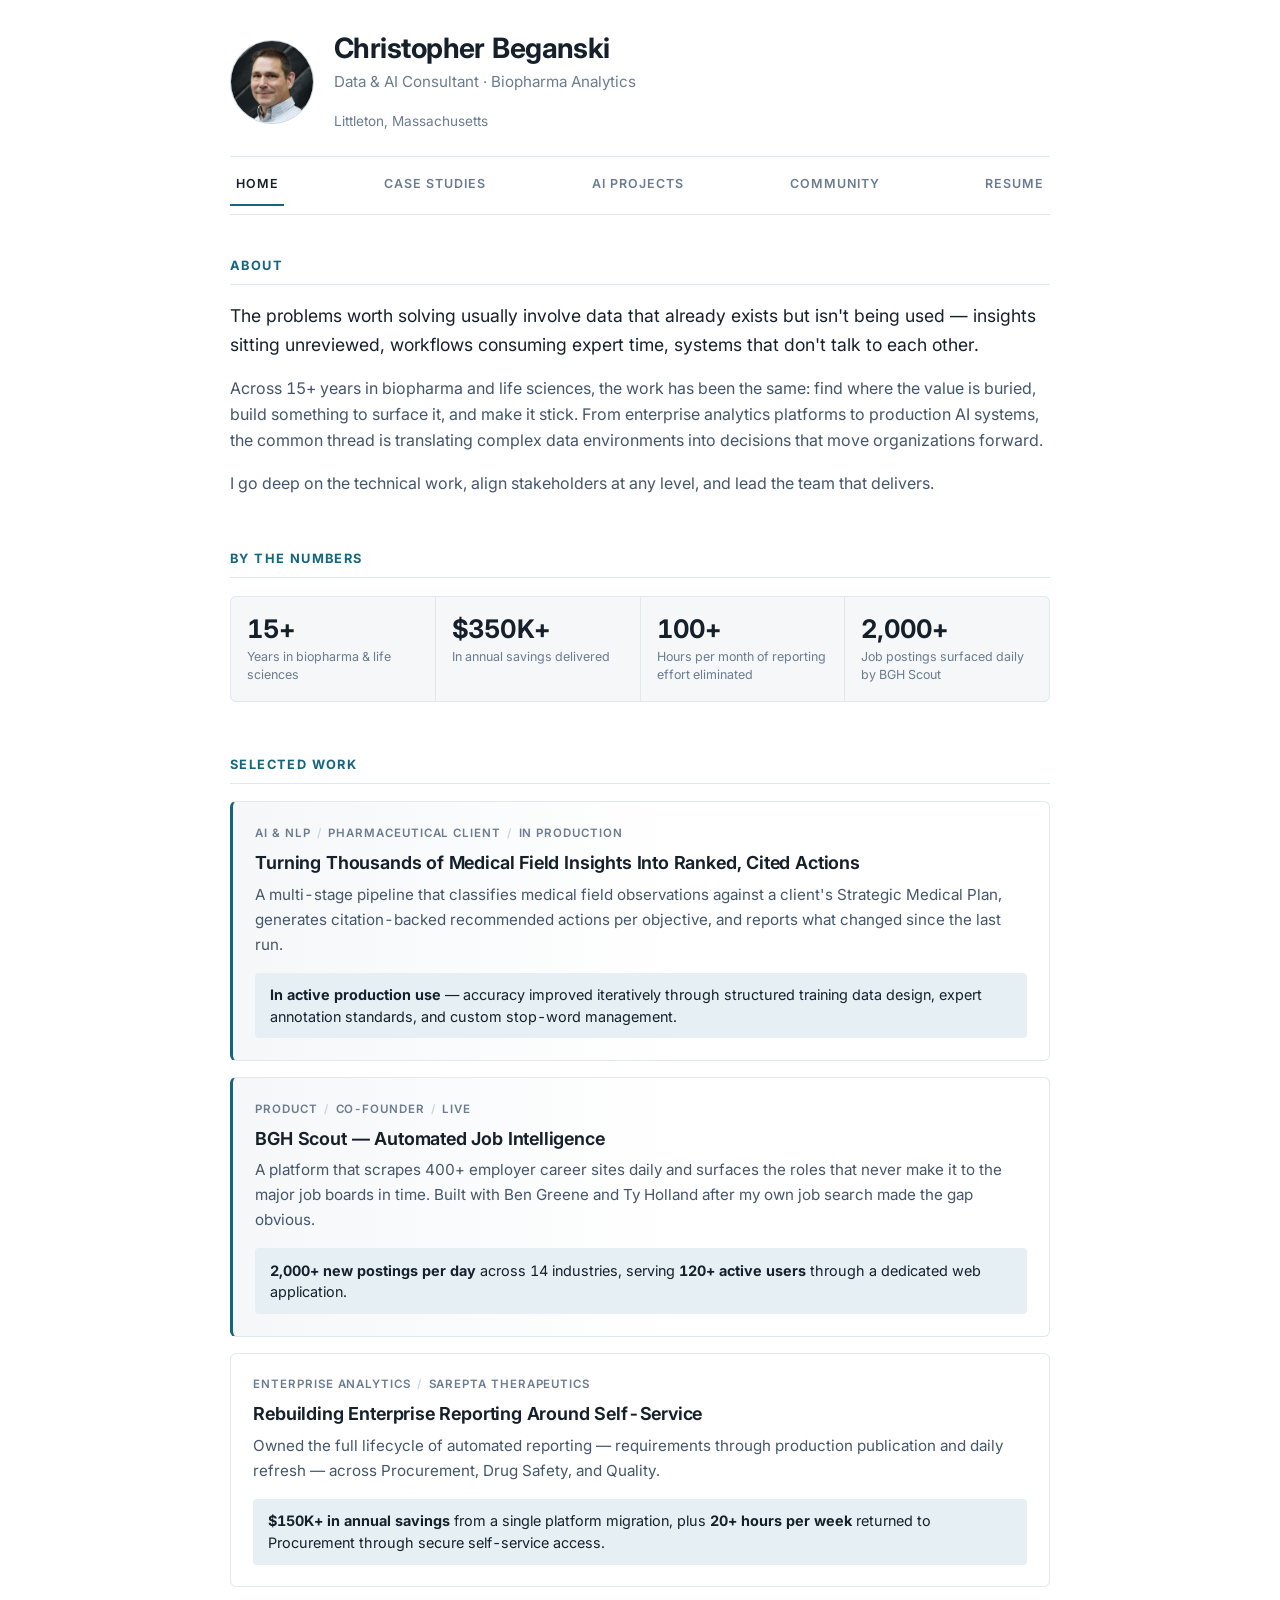
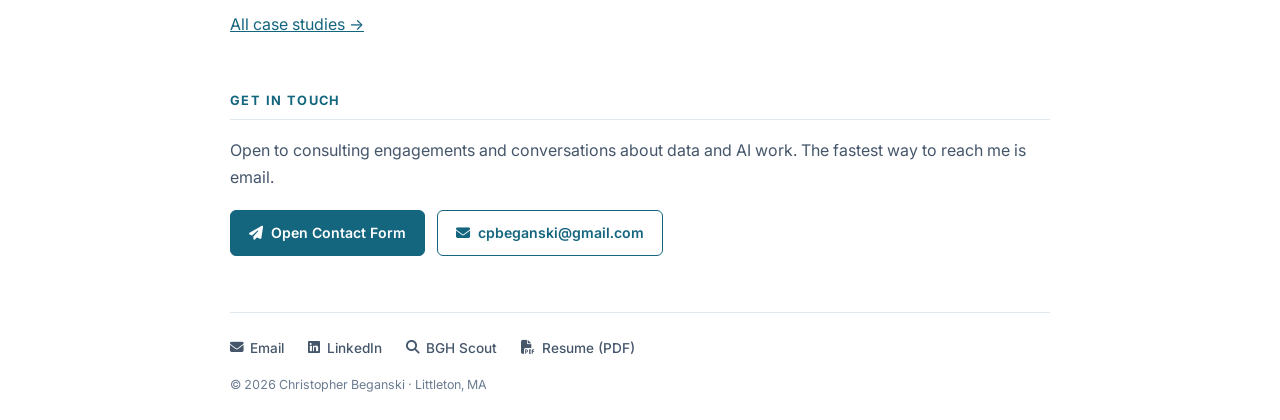
<file: index.html>
<!DOCTYPE html>
<html lang="en">
<head>
    <meta charset="UTF-8">
    <meta name="viewport" content="width=device-width, initial-scale=1.0">
    <meta name="referrer" content="strict-origin-when-cross-origin">
    <title>Christopher Beganski | Data &amp; AI Consultant</title>
    <meta name="description" content="Data and AI consultant with 15+ years in biopharma and life sciences. NLP/LLM systems, enterprise analytics, and the data platforms behind them.">

    <link rel="preconnect" href="https://fonts.googleapis.com">
    <link rel="preconnect" href="https://fonts.gstatic.com" crossorigin>
    <link href="https://fonts.googleapis.com/css2?family=Inter:wght@400;500;600;700&display=swap" rel="stylesheet">
    <link rel="stylesheet" href="https://cdnjs.cloudflare.com/ajax/libs/font-awesome/6.5.1/css/all.min.css">
    <link rel="stylesheet" href="styles.css">

    <link rel="icon" href="data:image/svg+xml,<svg xmlns='http://www.w3.org/2000/svg' viewBox='0 0 100 100'><rect width='100' height='100' rx='16' fill='%2314657E'/><text x='50%25' y='63%25' font-family='Helvetica,Arial,sans-serif' font-weight='700' font-size='46' fill='%23FFFFFF' text-anchor='middle'>CB</text></svg>">

    <meta property="og:type" content="website">
    <meta property="og:title" content="Christopher Beganski | Data &amp; AI Consultant">
    <meta property="og:description" content="Data and AI consultant with 15+ years in biopharma and life sciences. NLP/LLM systems, enterprise analytics, and the data platforms behind them.">
    <meta property="og:image" content="headshot.jpg">
    <meta name="twitter:card" content="summary">
</head>
<body>
<div class="container">

    <header>
        <div class="header-content">
            <a href="index.html"><img src="headshot.jpg" alt="Christopher Beganski" class="profile-img"></a>
            <div class="header-text">
                <h1>Christopher Beganski</h1>
                <p class="subtitle">Data &amp; AI Consultant · Biopharma Analytics</p>
                <p class="location">Littleton, Massachusetts</p>
            </div>
        </div>
    </header>

    <nav class="work-nav">
        <a href="index.html" class="active">Home</a>
        <a href="case-studies.html">Case Studies</a>
        <a href="ai-projects.html">AI Projects</a>
        <a href="community.html">Community</a>
        <a href="Beganski_Christopher_Resume.pdf" target="_blank" rel="noopener noreferrer">Resume</a>
    </nav>

    <section id="about">
        <h2>About</h2>
        <p class="lede">The problems worth solving usually involve data that already exists but isn't being used — insights sitting unreviewed, workflows consuming expert time, systems that don't talk to each other.</p>
        <p>Across 15+ years in biopharma and life sciences, the work has been the same: find where the value is buried, build something to surface it, and make it stick. From enterprise analytics platforms to production AI systems, the common thread is translating complex data environments into decisions that move organizations forward.</p>
        <p>I go deep on the technical work, align stakeholders at any level, and lead the team that delivers.</p>
    </section>

    <section id="numbers">
        <h2>By the Numbers</h2>
        <div class="stats">
            <div class="stat">
                <span class="figure">15+</span>
                <span class="label">Years in biopharma &amp; life sciences</span>
            </div>
            <div class="stat">
                <span class="figure">$350K+</span>
                <span class="label">In annual savings delivered</span>
            </div>
            <div class="stat">
                <span class="figure">100+</span>
                <span class="label">Hours per month of reporting effort eliminated</span>
            </div>
            <div class="stat">
                <span class="figure">2,000+</span>
                <span class="label">Job postings surfaced daily by BGH Scout</span>
            </div>
        </div>
    </section>

    <section id="selected">
        <h2>Selected Work</h2>

        <div class="card featured">
            <div class="card-meta">
                <span>AI &amp; NLP</span><span class="sep">/</span><span>Pharmaceutical client</span><span class="sep">/</span><span>In production</span>
            </div>
            <h3><a href="case-studies.html#medical-insights">Turning Thousands of Medical Field Insights Into Ranked, Cited Actions</a></h3>
            <p>A multi-stage pipeline that classifies medical field observations against a client's Strategic Medical Plan, generates citation-backed recommended actions per objective, and reports what changed since the last run.</p>
            <div class="outcome"><strong>In active production use</strong> — accuracy improved iteratively through structured training data design, expert annotation standards, and custom stop-word management.</div>
        </div>

        <div class="card featured">
            <div class="card-meta">
                <span>Product</span><span class="sep">/</span><span>Co-founder</span><span class="sep">/</span><span>Live</span>
            </div>
            <h3><a href="ai-projects.html#bgh-scout">BGH Scout — Automated Job Intelligence</a></h3>
            <p>A platform that scrapes 400+ employer career sites daily and surfaces the roles that never make it to the major job boards in time. Built with Ben Greene and Ty Holland after my own job search made the gap obvious.</p>
            <div class="outcome"><strong>2,000+ new postings per day</strong> across 14 industries, serving <strong>120+ active users</strong> through a dedicated web application.</div>
        </div>

        <div class="card">
            <div class="card-meta">
                <span>Enterprise analytics</span><span class="sep">/</span><span>Sarepta Therapeutics</span>
            </div>
            <h3><a href="case-studies.html#reporting-platform">Rebuilding Enterprise Reporting Around Self-Service</a></h3>
            <p>Owned the full lifecycle of automated reporting — requirements through production publication and daily refresh — across Procurement, Drug Safety, and Quality.</p>
            <div class="outcome"><strong>$150K+ in annual savings</strong> from a single platform migration, plus <strong>20+ hours per week</strong> returned to Procurement through secure self-service access.</div>
        </div>

        <p style="margin-top:1.5rem;"><a href="case-studies.html">All case studies →</a></p>
    </section>

    <section id="contact">
        <h2>Get in Touch</h2>
        <p>Open to consulting engagements and conversations about data and AI work. The fastest way to reach me is email.</p>
        <div class="btn-row" style="margin-top:1.25rem;">
            <a href="contact.html" class="btn"><i class="fa-solid fa-paper-plane"></i> Open Contact Form</a>
            <a href="mailto:cpbeganski@gmail.com" class="btn btn-outline"><i class="fa-solid fa-envelope"></i> cpbeganski@gmail.com</a>
        </div>
    </section>

    <footer>
        <div class="links">
            <a href="mailto:cpbeganski@gmail.com"><i class="fa-solid fa-envelope"></i> Email</a>
            <a href="https://www.linkedin.com/in/chris-beganski/" target="_blank" rel="noopener noreferrer"><i class="fa-brands fa-linkedin"></i> LinkedIn</a>
            <a href="https://www.bghscout.com" target="_blank" rel="noopener noreferrer"><i class="fa-solid fa-magnifying-glass"></i> BGH Scout</a>
            <a href="Beganski_Christopher_Resume.pdf" target="_blank" rel="noopener noreferrer"><i class="fa-solid fa-file-pdf"></i> Resume (PDF)</a>
        </div>
        <p class="colophon">&copy; 2026 Christopher Beganski · Littleton, MA</p>
    </footer>

</div>
</body>
</html>
</file>
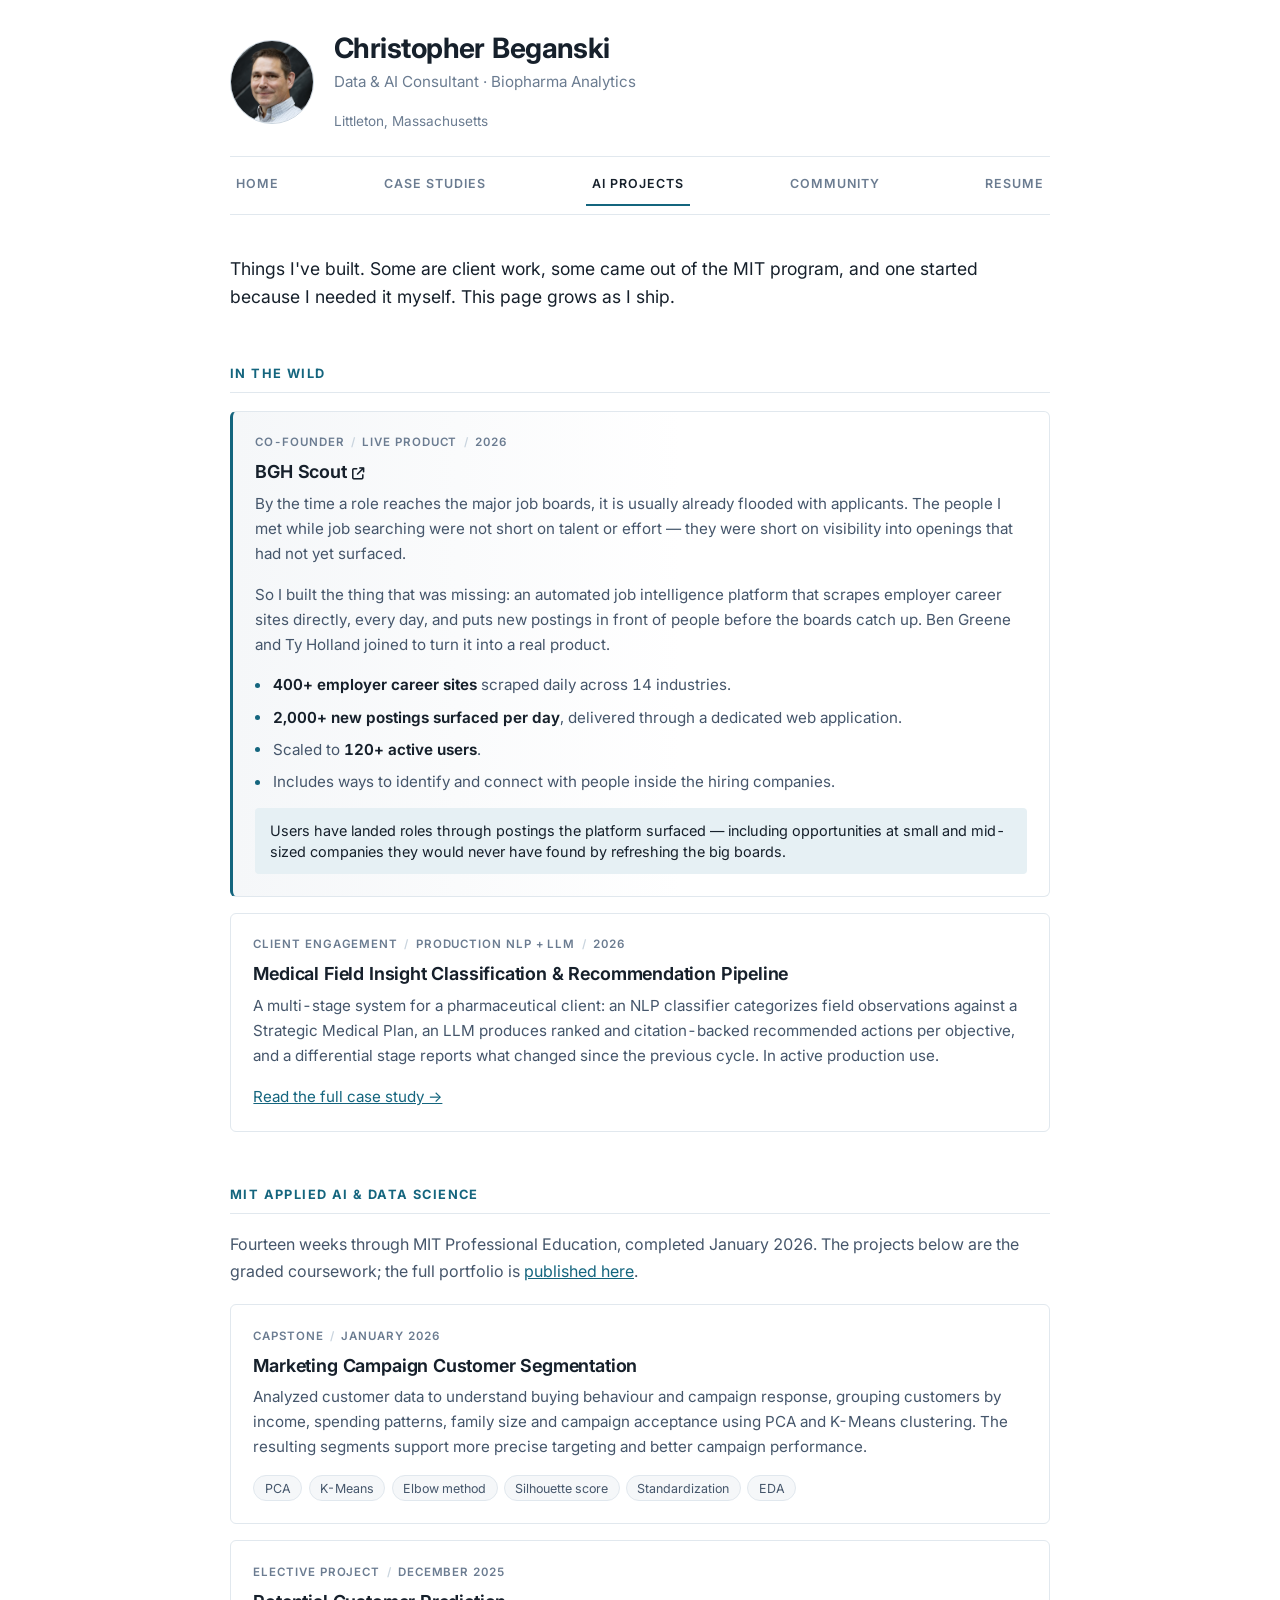
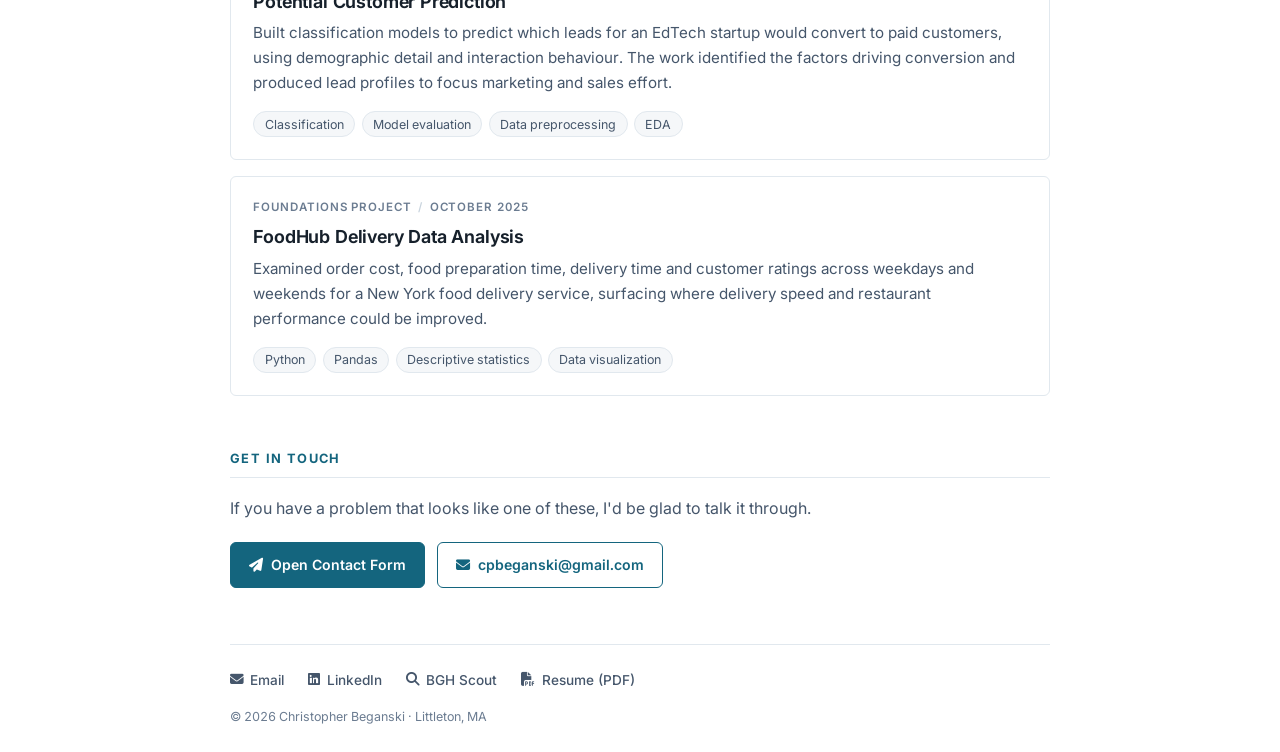
<file: ai-projects.html>
<!DOCTYPE html>
<html lang="en">
<head>
    <meta charset="UTF-8">
    <meta name="viewport" content="width=device-width, initial-scale=1.0">
    <meta name="referrer" content="strict-origin-when-cross-origin">
    <title>AI Projects | Christopher Beganski</title>
    <meta name="description" content="AI and data science projects — BGH Scout job intelligence platform, MIT Applied AI capstone work, and applied machine learning projects.">

    <link rel="preconnect" href="https://fonts.googleapis.com">
    <link rel="preconnect" href="https://fonts.gstatic.com" crossorigin>
    <link href="https://fonts.googleapis.com/css2?family=Inter:wght@400;500;600;700&display=swap" rel="stylesheet">
    <link rel="stylesheet" href="https://cdnjs.cloudflare.com/ajax/libs/font-awesome/6.5.1/css/all.min.css">
    <link rel="stylesheet" href="styles.css">

    <link rel="icon" href="data:image/svg+xml,<svg xmlns='http://www.w3.org/2000/svg' viewBox='0 0 100 100'><rect width='100' height='100' rx='16' fill='%2314657E'/><text x='50%25' y='63%25' font-family='Helvetica,Arial,sans-serif' font-weight='700' font-size='46' fill='%23FFFFFF' text-anchor='middle'>CB</text></svg>">
</head>
<body>
<div class="container">

    <header>
        <div class="header-content">
            <a href="index.html"><img src="headshot.jpg" alt="Christopher Beganski" class="profile-img"></a>
            <div class="header-text">
                <h1>Christopher Beganski</h1>
                <p class="subtitle">Data &amp; AI Consultant · Biopharma Analytics</p>
                <p class="location">Littleton, Massachusetts</p>
            </div>
        </div>
    </header>

    <nav class="work-nav">
        <a href="index.html">Home</a>
        <a href="case-studies.html">Case Studies</a>
        <a href="ai-projects.html" class="active">AI Projects</a>
        <a href="community.html">Community</a>
        <a href="Beganski_Christopher_Resume.pdf" target="_blank" rel="noopener noreferrer">Resume</a>
    </nav>

    <section>
        <p class="lede">Things I've built. Some are client work, some came out of the MIT program, and one started because I needed it myself. This page grows as I ship.</p>
    </section>

    <!-- ============================ Shipped ============================= -->
    <section id="shipped">
        <h2>In the Wild</h2>

        <div class="card featured" id="bgh-scout">
            <div class="card-meta">
                <span>Co-founder</span><span class="sep">/</span><span>Live product</span><span class="sep">/</span><span>2026</span>
            </div>
            <h3><a href="https://www.bghscout.com" target="_blank" rel="noopener noreferrer">BGH Scout <i class="fa-solid fa-arrow-up-right-from-square" style="font-size:0.7em;"></i></a></h3>
            <p>By the time a role reaches the major job boards, it is usually already flooded with applicants. The people I met while job searching were not short on talent or effort — they were short on visibility into openings that had not yet surfaced.</p>
            <p>So I built the thing that was missing: an automated job intelligence platform that scrapes employer career sites directly, every day, and puts new postings in front of people before the boards catch up. Ben Greene and Ty Holland joined to turn it into a real product.</p>
            <ul class="detail">
                <li><strong>400+ employer career sites</strong> scraped daily across 14 industries.</li>
                <li><strong>2,000+ new postings surfaced per day</strong>, delivered through a dedicated web application.</li>
                <li>Scaled to <strong>120+ active users</strong>.</li>
                <li>Includes ways to identify and connect with people inside the hiring companies.</li>
            </ul>
            <div class="outcome">Users have landed roles through postings the platform surfaced — including opportunities at small and mid-sized companies they would never have found by refreshing the big boards.</div>
        </div>

        <div class="card" id="medical-insights-ref">
            <div class="card-meta">
                <span>Client engagement</span><span class="sep">/</span><span>Production NLP + LLM</span><span class="sep">/</span><span>2026</span>
            </div>
            <h3>Medical Field Insight Classification &amp; Recommendation Pipeline</h3>
            <p>A multi-stage system for a pharmaceutical client: an NLP classifier categorizes field observations against a Strategic Medical Plan, an LLM produces ranked and citation-backed recommended actions per objective, and a differential stage reports what changed since the previous cycle. In active production use.</p>
            <p><a href="case-studies.html#medical-insights">Read the full case study →</a></p>
        </div>
    </section>

    <!-- ======================= MIT program work ========================= -->
    <section id="mit">
        <h2>MIT Applied AI &amp; Data Science</h2>
        <p style="margin-bottom:1.25rem;">Fourteen weeks through MIT Professional Education, completed January 2026. The projects below are the graded coursework; the full portfolio is <a href="https://www.mygreatlearning.com/eportfolio/christopher-beganski" target="_blank" rel="noopener noreferrer">published here</a>.</p>

        <div class="card">
            <div class="card-meta">
                <span>Capstone</span><span class="sep">/</span><span>January 2026</span>
            </div>
            <h3>Marketing Campaign Customer Segmentation</h3>
            <p>Analyzed customer data to understand buying behaviour and campaign response, grouping customers by income, spending patterns, family size and campaign acceptance using PCA and K-Means clustering. The resulting segments support more precise targeting and better campaign performance.</p>
            <div class="tags" style="margin-top:0.9rem;">
                <span>PCA</span><span>K-Means</span><span>Elbow method</span><span>Silhouette score</span><span>Standardization</span><span>EDA</span>
            </div>
        </div>

        <div class="card">
            <div class="card-meta">
                <span>Elective project</span><span class="sep">/</span><span>December 2025</span>
            </div>
            <h3>Potential Customer Prediction</h3>
            <p>Built classification models to predict which leads for an EdTech startup would convert to paid customers, using demographic detail and interaction behaviour. The work identified the factors driving conversion and produced lead profiles to focus marketing and sales effort.</p>
            <div class="tags" style="margin-top:0.9rem;">
                <span>Classification</span><span>Model evaluation</span><span>Data preprocessing</span><span>EDA</span>
            </div>
        </div>

        <div class="card">
            <div class="card-meta">
                <span>Foundations project</span><span class="sep">/</span><span>October 2025</span>
            </div>
            <h3>FoodHub Delivery Data Analysis</h3>
            <p>Examined order cost, food preparation time, delivery time and customer ratings across weekdays and weekends for a New York food delivery service, surfacing where delivery speed and restaurant performance could be improved.</p>
            <div class="tags" style="margin-top:0.9rem;">
                <span>Python</span><span>Pandas</span><span>Descriptive statistics</span><span>Data visualization</span>
            </div>
        </div>
    </section>

    <section id="cta">
        <h2>Get in Touch</h2>
        <p>If you have a problem that looks like one of these, I'd be glad to talk it through.</p>
        <div class="btn-row" style="margin-top:1.25rem;">
            <a href="contact.html" class="btn"><i class="fa-solid fa-paper-plane"></i> Open Contact Form</a>
            <a href="mailto:cpbeganski@gmail.com" class="btn btn-outline"><i class="fa-solid fa-envelope"></i> cpbeganski@gmail.com</a>
        </div>
    </section>

    <footer>
        <div class="links">
            <a href="mailto:cpbeganski@gmail.com"><i class="fa-solid fa-envelope"></i> Email</a>
            <a href="https://www.linkedin.com/in/chris-beganski/" target="_blank" rel="noopener noreferrer"><i class="fa-brands fa-linkedin"></i> LinkedIn</a>
            <a href="https://www.bghscout.com" target="_blank" rel="noopener noreferrer"><i class="fa-solid fa-magnifying-glass"></i> BGH Scout</a>
            <a href="Beganski_Christopher_Resume.pdf" target="_blank" rel="noopener noreferrer"><i class="fa-solid fa-file-pdf"></i> Resume (PDF)</a>
        </div>
        <p class="colophon">&copy; 2026 Christopher Beganski · Littleton, MA</p>
    </footer>

</div>
</body>
</html>
</file>
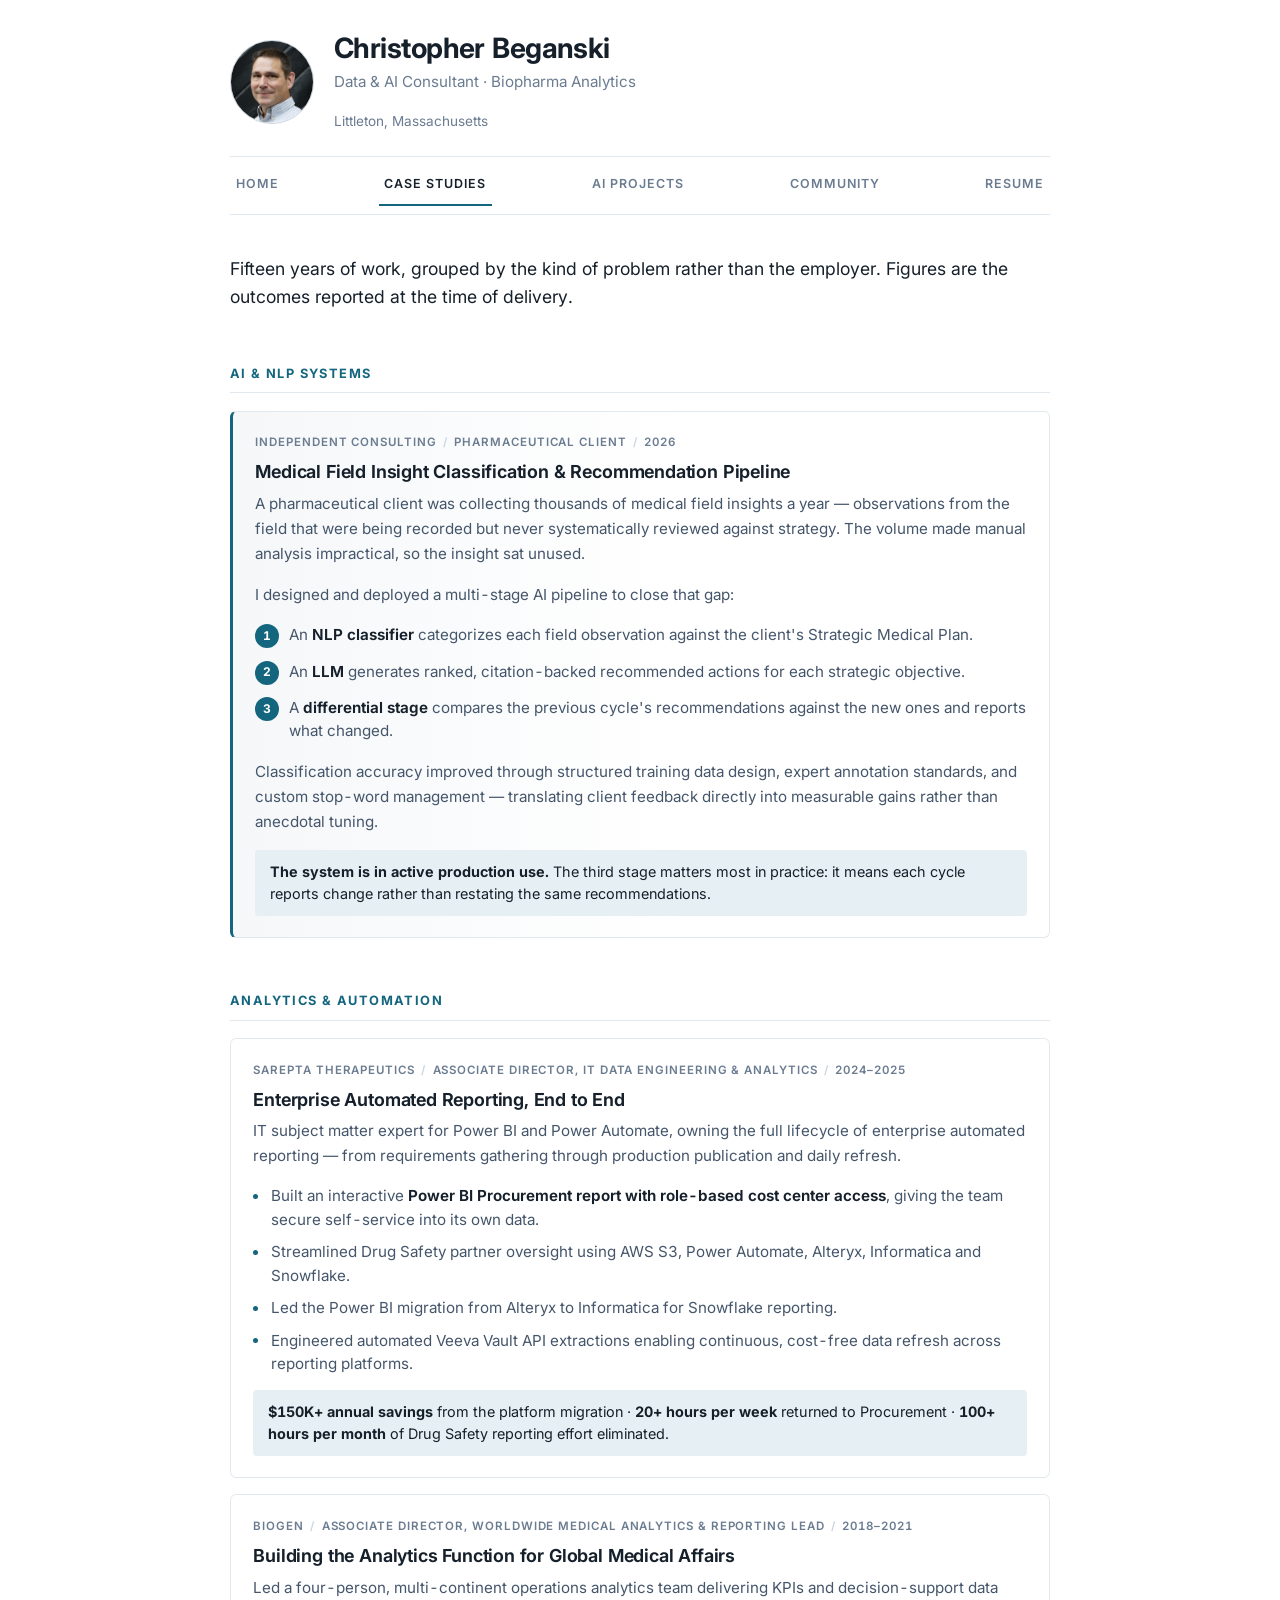
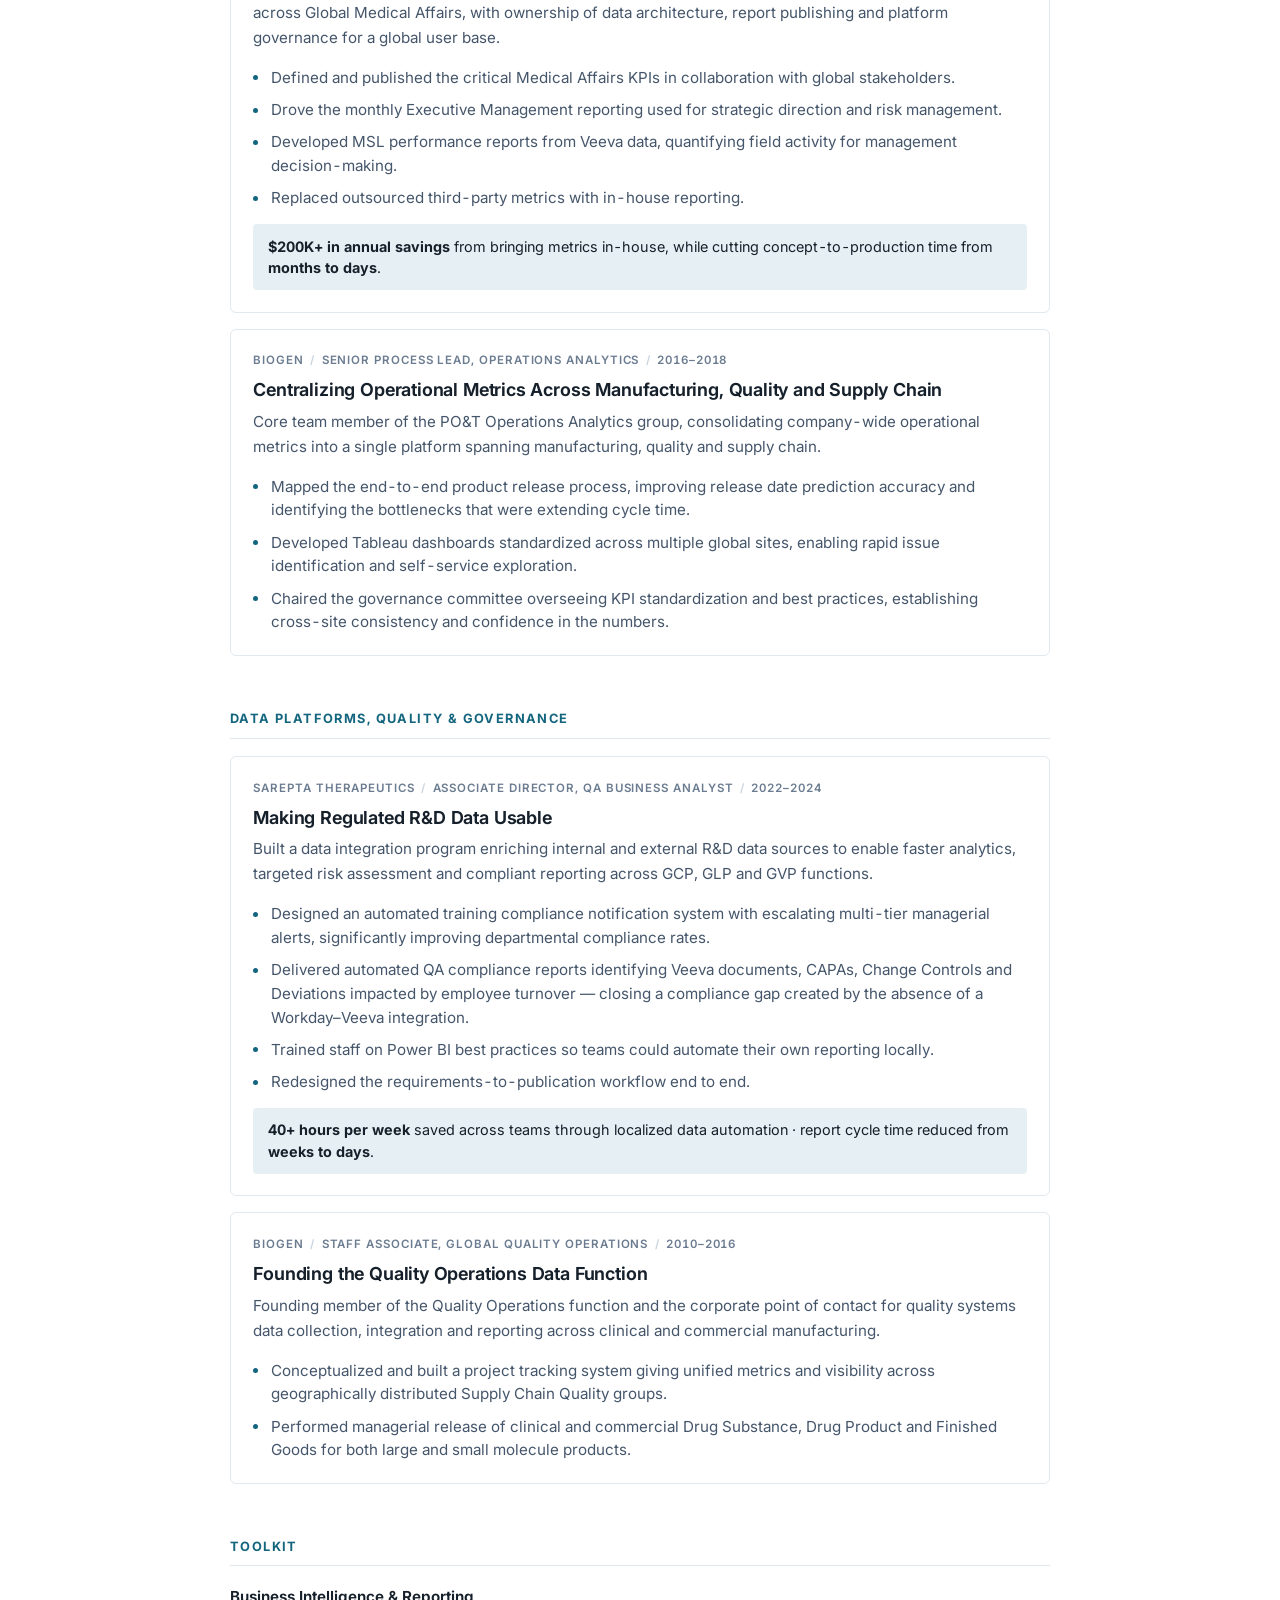
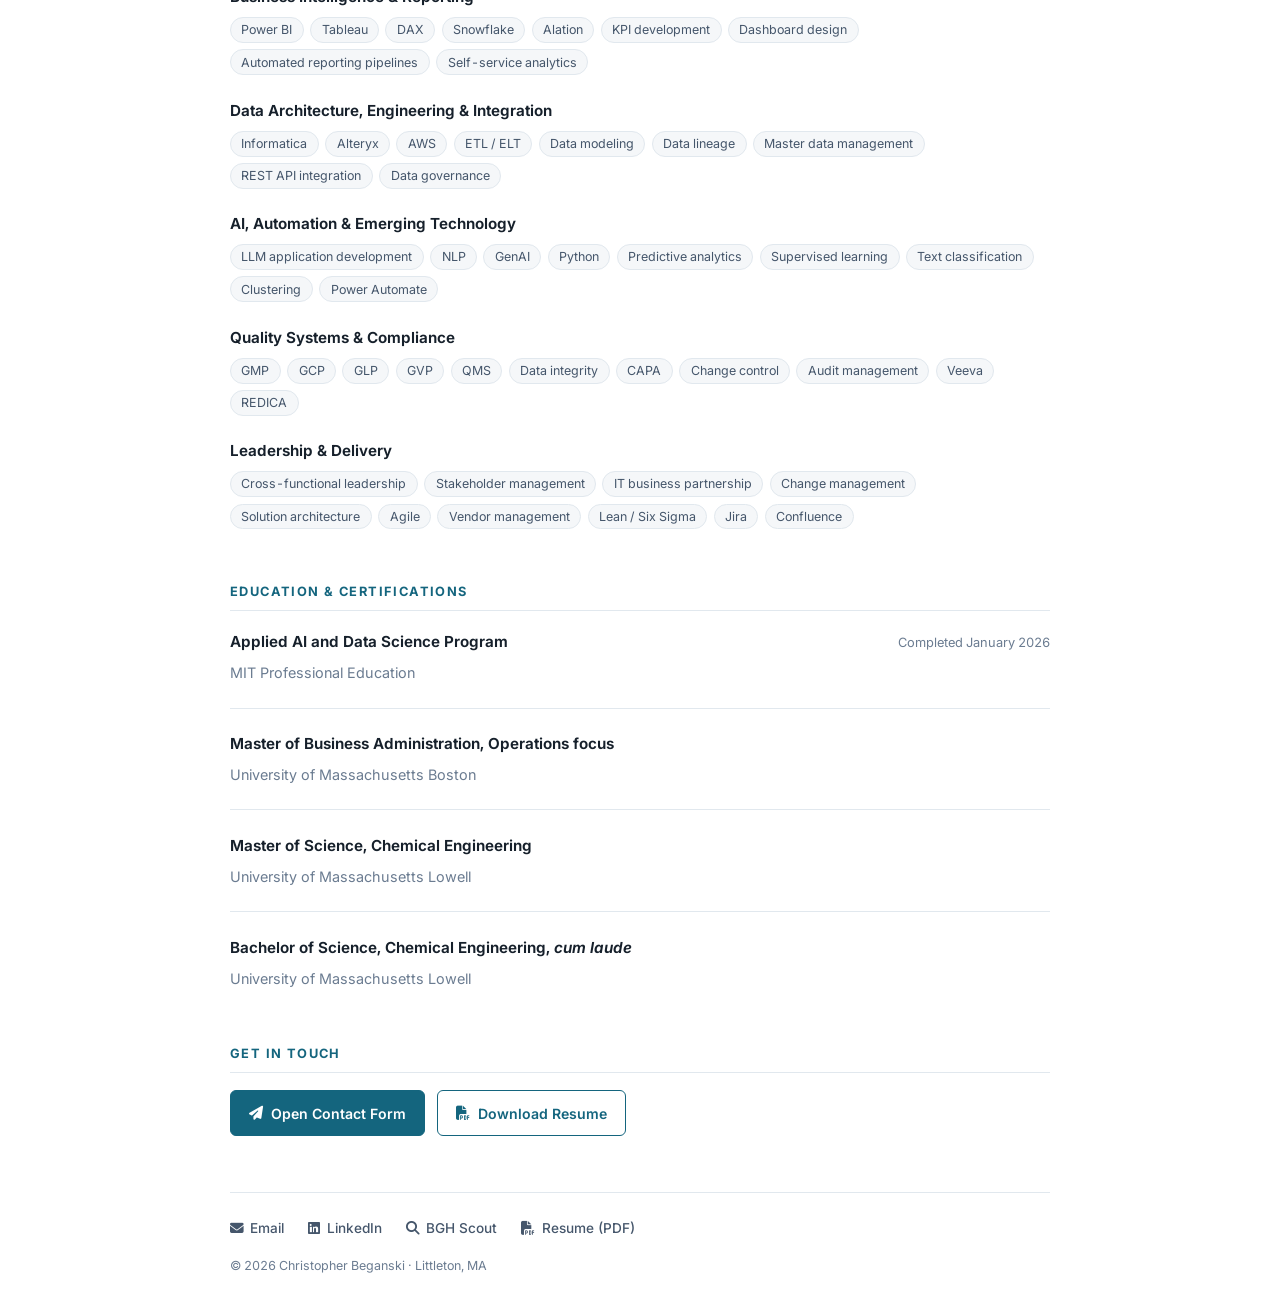
<file: case-studies.html>
<!DOCTYPE html>
<html lang="en">
<head>
    <meta charset="UTF-8">
    <meta name="viewport" content="width=device-width, initial-scale=1.0">
    <meta name="referrer" content="strict-origin-when-cross-origin">
    <title>Case Studies | Christopher Beganski</title>
    <meta name="description" content="Selected data, analytics and AI engagements across biopharma — production NLP/LLM systems, enterprise reporting platforms, and data governance programs.">

    <link rel="preconnect" href="https://fonts.googleapis.com">
    <link rel="preconnect" href="https://fonts.gstatic.com" crossorigin>
    <link href="https://fonts.googleapis.com/css2?family=Inter:wght@400;500;600;700&display=swap" rel="stylesheet">
    <link rel="stylesheet" href="https://cdnjs.cloudflare.com/ajax/libs/font-awesome/6.5.1/css/all.min.css">
    <link rel="stylesheet" href="styles.css">

    <link rel="icon" href="data:image/svg+xml,<svg xmlns='http://www.w3.org/2000/svg' viewBox='0 0 100 100'><rect width='100' height='100' rx='16' fill='%2314657E'/><text x='50%25' y='63%25' font-family='Helvetica,Arial,sans-serif' font-weight='700' font-size='46' fill='%23FFFFFF' text-anchor='middle'>CB</text></svg>">
</head>
<body>
<div class="container">

    <header>
        <div class="header-content">
            <a href="index.html"><img src="headshot.jpg" alt="Christopher Beganski" class="profile-img"></a>
            <div class="header-text">
                <h1>Christopher Beganski</h1>
                <p class="subtitle">Data &amp; AI Consultant · Biopharma Analytics</p>
                <p class="location">Littleton, Massachusetts</p>
            </div>
        </div>
    </header>

    <nav class="work-nav">
        <a href="index.html">Home</a>
        <a href="case-studies.html" class="active">Case Studies</a>
        <a href="ai-projects.html">AI Projects</a>
        <a href="community.html">Community</a>
        <a href="Beganski_Christopher_Resume.pdf" target="_blank" rel="noopener noreferrer">Resume</a>
    </nav>

    <section>
        <p class="lede">Fifteen years of work, grouped by the kind of problem rather than the employer. Figures are the outcomes reported at the time of delivery.</p>
    </section>

    <!-- ============================ AI & NLP ============================ -->
    <section id="ai-systems">
        <h2>AI &amp; NLP Systems</h2>

        <div class="card featured" id="medical-insights">
            <div class="card-meta">
                <span>Independent consulting</span><span class="sep">/</span><span>Pharmaceutical client</span><span class="sep">/</span><span>2026</span>
            </div>
            <h3>Medical Field Insight Classification &amp; Recommendation Pipeline</h3>
            <p>A pharmaceutical client was collecting thousands of medical field insights a year — observations from the field that were being recorded but never systematically reviewed against strategy. The volume made manual analysis impractical, so the insight sat unused.</p>
            <p>I designed and deployed a multi-stage AI pipeline to close that gap:</p>
            <ol class="stages">
                <li>An <strong>NLP classifier</strong> categorizes each field observation against the client's Strategic Medical Plan.</li>
                <li>An <strong>LLM</strong> generates ranked, citation-backed recommended actions for each strategic objective.</li>
                <li>A <strong>differential stage</strong> compares the previous cycle's recommendations against the new ones and reports what changed.</li>
            </ol>
            <p style="margin-top:1rem;">Classification accuracy improved through structured training data design, expert annotation standards, and custom stop-word management — translating client feedback directly into measurable gains rather than anecdotal tuning.</p>
            <div class="outcome"><strong>The system is in active production use.</strong> The third stage matters most in practice: it means each cycle reports change rather than restating the same recommendations.</div>
        </div>
    </section>

    <!-- ==================== Analytics & Automation ====================== -->
    <section id="analytics">
        <h2>Analytics &amp; Automation</h2>

        <div class="card" id="reporting-platform">
            <div class="card-meta">
                <span>Sarepta Therapeutics</span><span class="sep">/</span><span>Associate Director, IT Data Engineering &amp; Analytics</span><span class="sep">/</span><span>2024–2025</span>
            </div>
            <h3>Enterprise Automated Reporting, End to End</h3>
            <p>IT subject matter expert for Power BI and Power Automate, owning the full lifecycle of enterprise automated reporting — from requirements gathering through production publication and daily refresh.</p>
            <ul class="detail">
                <li>Built an interactive <strong>Power BI Procurement report with role-based cost center access</strong>, giving the team secure self-service into its own data.</li>
                <li>Streamlined Drug Safety partner oversight using AWS S3, Power Automate, Alteryx, Informatica and Snowflake.</li>
                <li>Led the Power BI migration from Alteryx to Informatica for Snowflake reporting.</li>
                <li>Engineered automated Veeva Vault API extractions enabling continuous, cost-free data refresh across reporting platforms.</li>
            </ul>
            <div class="outcome"><strong>$150K+ annual savings</strong> from the platform migration · <strong>20+ hours per week</strong> returned to Procurement · <strong>100+ hours per month</strong> of Drug Safety reporting effort eliminated.</div>
        </div>

        <div class="card" id="medical-affairs">
            <div class="card-meta">
                <span>Biogen</span><span class="sep">/</span><span>Associate Director, Worldwide Medical Analytics &amp; Reporting Lead</span><span class="sep">/</span><span>2018–2021</span>
            </div>
            <h3>Building the Analytics Function for Global Medical Affairs</h3>
            <p>Led a four-person, multi-continent operations analytics team delivering KPIs and decision-support data across Global Medical Affairs, with ownership of data architecture, report publishing and platform governance for a global user base.</p>
            <ul class="detail">
                <li>Defined and published the critical Medical Affairs KPIs in collaboration with global stakeholders.</li>
                <li>Drove the monthly Executive Management reporting used for strategic direction and risk management.</li>
                <li>Developed MSL performance reports from Veeva data, quantifying field activity for management decision-making.</li>
                <li>Replaced outsourced third-party metrics with in-house reporting.</li>
            </ul>
            <div class="outcome"><strong>$200K+ in annual savings</strong> from bringing metrics in-house, while cutting concept-to-production time from <strong>months to days</strong>.</div>
        </div>

        <div class="card" id="operations-analytics">
            <div class="card-meta">
                <span>Biogen</span><span class="sep">/</span><span>Senior Process Lead, Operations Analytics</span><span class="sep">/</span><span>2016–2018</span>
            </div>
            <h3>Centralizing Operational Metrics Across Manufacturing, Quality and Supply Chain</h3>
            <p>Core team member of the PO&amp;T Operations Analytics group, consolidating company-wide operational metrics into a single platform spanning manufacturing, quality and supply chain.</p>
            <ul class="detail">
                <li>Mapped the end-to-end product release process, improving release date prediction accuracy and identifying the bottlenecks that were extending cycle time.</li>
                <li>Developed Tableau dashboards standardized across multiple global sites, enabling rapid issue identification and self-service exploration.</li>
                <li>Chaired the governance committee overseeing KPI standardization and best practices, establishing cross-site consistency and confidence in the numbers.</li>
            </ul>
        </div>
    </section>

    <!-- ============== Data Platforms, Quality & Governance ============== -->
    <section id="governance">
        <h2>Data Platforms, Quality &amp; Governance</h2>

        <div class="card" id="qa-data">
            <div class="card-meta">
                <span>Sarepta Therapeutics</span><span class="sep">/</span><span>Associate Director, QA Business Analyst</span><span class="sep">/</span><span>2022–2024</span>
            </div>
            <h3>Making Regulated R&amp;D Data Usable</h3>
            <p>Built a data integration program enriching internal and external R&amp;D data sources to enable faster analytics, targeted risk assessment and compliant reporting across GCP, GLP and GVP functions.</p>
            <ul class="detail">
                <li>Designed an automated training compliance notification system with escalating multi-tier managerial alerts, significantly improving departmental compliance rates.</li>
                <li>Delivered automated QA compliance reports identifying Veeva documents, CAPAs, Change Controls and Deviations impacted by employee turnover — closing a compliance gap created by the absence of a Workday–Veeva integration.</li>
                <li>Trained staff on Power BI best practices so teams could automate their own reporting locally.</li>
                <li>Redesigned the requirements-to-publication workflow end to end.</li>
            </ul>
            <div class="outcome"><strong>40+ hours per week</strong> saved across teams through localized data automation · report cycle time reduced from <strong>weeks to days</strong>.</div>
        </div>

        <div class="card" id="quality-ops">
            <div class="card-meta">
                <span>Biogen</span><span class="sep">/</span><span>Staff Associate, Global Quality Operations</span><span class="sep">/</span><span>2010–2016</span>
            </div>
            <h3>Founding the Quality Operations Data Function</h3>
            <p>Founding member of the Quality Operations function and the corporate point of contact for quality systems data collection, integration and reporting across clinical and commercial manufacturing.</p>
            <ul class="detail">
                <li>Conceptualized and built a project tracking system giving unified metrics and visibility across geographically distributed Supply Chain Quality groups.</li>
                <li>Performed managerial release of clinical and commercial Drug Substance, Drug Product and Finished Goods for both large and small molecule products.</li>
            </ul>
        </div>
    </section>

    <!-- ============================ Toolkit ============================= -->
    <section id="toolkit">
        <h2>Toolkit</h2>

        <div class="tag-group">
            <h4>Business Intelligence &amp; Reporting</h4>
            <div class="tags">
                <span>Power BI</span><span>Tableau</span><span>DAX</span><span>Snowflake</span><span>Alation</span><span>KPI development</span><span>Dashboard design</span><span>Automated reporting pipelines</span><span>Self-service analytics</span>
            </div>
        </div>

        <div class="tag-group">
            <h4>Data Architecture, Engineering &amp; Integration</h4>
            <div class="tags">
                <span>Informatica</span><span>Alteryx</span><span>AWS</span><span>ETL / ELT</span><span>Data modeling</span><span>Data lineage</span><span>Master data management</span><span>REST API integration</span><span>Data governance</span>
            </div>
        </div>

        <div class="tag-group">
            <h4>AI, Automation &amp; Emerging Technology</h4>
            <div class="tags">
                <span>LLM application development</span><span>NLP</span><span>GenAI</span><span>Python</span><span>Predictive analytics</span><span>Supervised learning</span><span>Text classification</span><span>Clustering</span><span>Power Automate</span>
            </div>
        </div>

        <div class="tag-group">
            <h4>Quality Systems &amp; Compliance</h4>
            <div class="tags">
                <span>GMP</span><span>GCP</span><span>GLP</span><span>GVP</span><span>QMS</span><span>Data integrity</span><span>CAPA</span><span>Change control</span><span>Audit management</span><span>Veeva</span><span>REDICA</span>
            </div>
        </div>

        <div class="tag-group">
            <h4>Leadership &amp; Delivery</h4>
            <div class="tags">
                <span>Cross-functional leadership</span><span>Stakeholder management</span><span>IT business partnership</span><span>Change management</span><span>Solution architecture</span><span>Agile</span><span>Vendor management</span><span>Lean / Six Sigma</span><span>Jira</span><span>Confluence</span>
            </div>
        </div>
    </section>

    <section id="education">
        <h2>Education &amp; Certifications</h2>
        <div class="role">
            <div class="role-head">
                <h4>Applied AI and Data Science Program</h4>
                <span class="dates">Completed January 2026</span>
            </div>
            <span class="org">MIT Professional Education</span>
        </div>
        <div class="role">
            <div class="role-head">
                <h4>Master of Business Administration, Operations focus</h4>
            </div>
            <span class="org">University of Massachusetts Boston</span>
        </div>
        <div class="role">
            <div class="role-head">
                <h4>Master of Science, Chemical Engineering</h4>
            </div>
            <span class="org">University of Massachusetts Lowell</span>
        </div>
        <div class="role">
            <div class="role-head">
                <h4>Bachelor of Science, Chemical Engineering, <em>cum laude</em></h4>
            </div>
            <span class="org">University of Massachusetts Lowell</span>
        </div>
    </section>

    <section id="cta">
        <h2>Get in Touch</h2>
        <div class="btn-row">
            <a href="contact.html" class="btn"><i class="fa-solid fa-paper-plane"></i> Open Contact Form</a>
            <a href="Beganski_Christopher_Resume.pdf" target="_blank" rel="noopener noreferrer" class="btn btn-outline"><i class="fa-solid fa-file-pdf"></i> Download Resume</a>
        </div>
    </section>

    <footer>
        <div class="links">
            <a href="mailto:cpbeganski@gmail.com"><i class="fa-solid fa-envelope"></i> Email</a>
            <a href="https://www.linkedin.com/in/chris-beganski/" target="_blank" rel="noopener noreferrer"><i class="fa-brands fa-linkedin"></i> LinkedIn</a>
            <a href="https://www.bghscout.com" target="_blank" rel="noopener noreferrer"><i class="fa-solid fa-magnifying-glass"></i> BGH Scout</a>
            <a href="Beganski_Christopher_Resume.pdf" target="_blank" rel="noopener noreferrer"><i class="fa-solid fa-file-pdf"></i> Resume (PDF)</a>
        </div>
        <p class="colophon">&copy; 2026 Christopher Beganski · Littleton, MA</p>
    </footer>

</div>
</body>
</html>
</file>
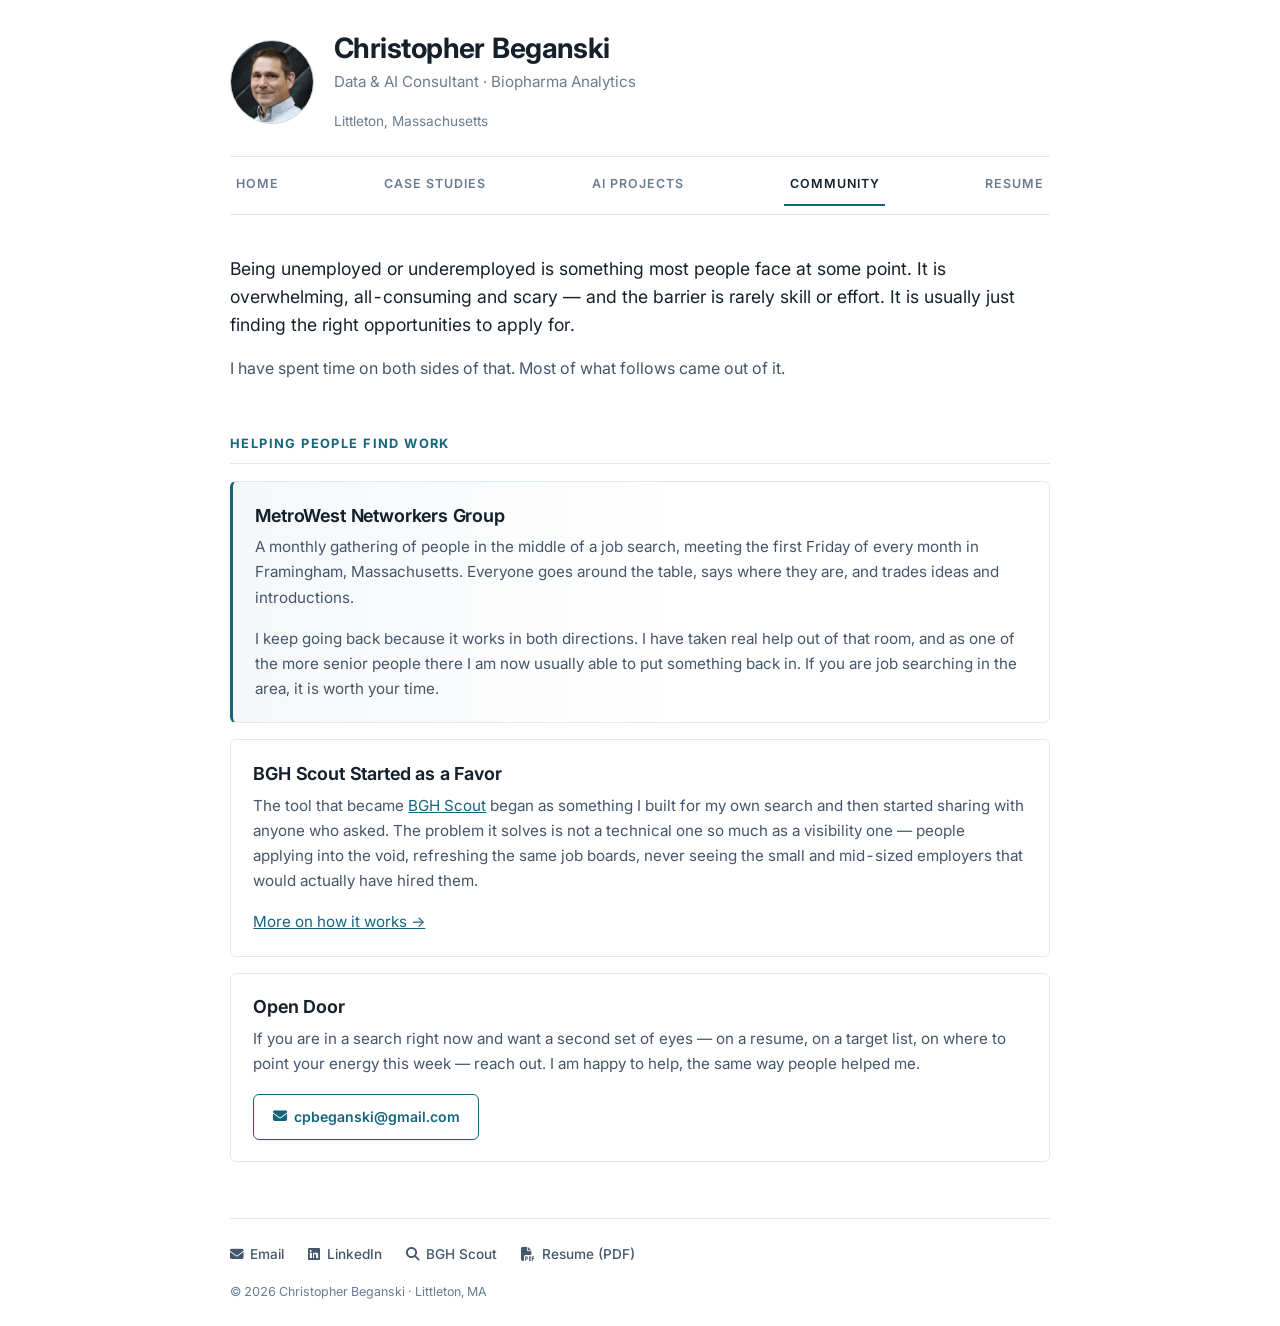
<file: community.html>
<!DOCTYPE html>
<html lang="en">
<head>
    <meta charset="UTF-8">
    <meta name="viewport" content="width=device-width, initial-scale=1.0">
    <meta name="referrer" content="strict-origin-when-cross-origin">
    <title>Community | Christopher Beganski</title>
    <meta name="description" content="Community and volunteer work — helping job seekers find opportunities, and the networking groups that make that possible.">

    <link rel="preconnect" href="https://fonts.googleapis.com">
    <link rel="preconnect" href="https://fonts.gstatic.com" crossorigin>
    <link href="https://fonts.googleapis.com/css2?family=Inter:wght@400;500;600;700&display=swap" rel="stylesheet">
    <link rel="stylesheet" href="https://cdnjs.cloudflare.com/ajax/libs/font-awesome/6.5.1/css/all.min.css">
    <link rel="stylesheet" href="styles.css">

    <link rel="icon" href="data:image/svg+xml,<svg xmlns='http://www.w3.org/2000/svg' viewBox='0 0 100 100'><rect width='100' height='100' rx='16' fill='%2314657E'/><text x='50%25' y='63%25' font-family='Helvetica,Arial,sans-serif' font-weight='700' font-size='46' fill='%23FFFFFF' text-anchor='middle'>CB</text></svg>">
</head>
<body>
<div class="container">

    <header>
        <div class="header-content">
            <a href="index.html"><img src="headshot.jpg" alt="Christopher Beganski" class="profile-img"></a>
            <div class="header-text">
                <h1>Christopher Beganski</h1>
                <p class="subtitle">Data &amp; AI Consultant · Biopharma Analytics</p>
                <p class="location">Littleton, Massachusetts</p>
            </div>
        </div>
    </header>

    <nav class="work-nav">
        <a href="index.html">Home</a>
        <a href="case-studies.html">Case Studies</a>
        <a href="ai-projects.html">AI Projects</a>
        <a href="community.html" class="active">Community</a>
        <a href="Beganski_Christopher_Resume.pdf" target="_blank" rel="noopener noreferrer">Resume</a>
    </nav>

    <section>
        <p class="lede">Being unemployed or underemployed is something most people face at some point. It is overwhelming, all-consuming and scary — and the barrier is rarely skill or effort. It is usually just finding the right opportunities to apply for.</p>
        <p>I have spent time on both sides of that. Most of what follows came out of it.</p>
    </section>

    <section id="job-seekers">
        <h2>Helping People Find Work</h2>

        <div class="card featured">
            <h3>MetroWest Networkers Group</h3>
            <p>A monthly gathering of people in the middle of a job search, meeting the first Friday of every month in Framingham, Massachusetts. Everyone goes around the table, says where they are, and trades ideas and introductions.</p>
            <p>I keep going back because it works in both directions. I have taken real help out of that room, and as one of the more senior people there I am now usually able to put something back in. If you are job searching in the area, it is worth your time.</p>
        </div>

        <div class="card">
            <h3>BGH Scout Started as a Favor</h3>
            <p>The tool that became <a href="https://www.bghscout.com" target="_blank" rel="noopener noreferrer">BGH Scout</a> began as something I built for my own search and then started sharing with anyone who asked. The problem it solves is not a technical one so much as a visibility one — people applying into the void, refreshing the same job boards, never seeing the small and mid-sized employers that would actually have hired them.</p>
            <p><a href="ai-projects.html#bgh-scout">More on how it works →</a></p>
        </div>

        <div class="card">
            <h3>Open Door</h3>
            <p>If you are in a search right now and want a second set of eyes — on a resume, on a target list, on where to point your energy this week — reach out. I am happy to help, the same way people helped me.</p>
            <div class="btn-row" style="margin-top:1.1rem;">
                <a href="mailto:cpbeganski@gmail.com" class="btn btn-outline"><i class="fa-solid fa-envelope"></i> cpbeganski@gmail.com</a>
            </div>
        </div>
    </section>

    <footer>
        <div class="links">
            <a href="mailto:cpbeganski@gmail.com"><i class="fa-solid fa-envelope"></i> Email</a>
            <a href="https://www.linkedin.com/in/chris-beganski/" target="_blank" rel="noopener noreferrer"><i class="fa-brands fa-linkedin"></i> LinkedIn</a>
            <a href="https://www.bghscout.com" target="_blank" rel="noopener noreferrer"><i class="fa-solid fa-magnifying-glass"></i> BGH Scout</a>
            <a href="Beganski_Christopher_Resume.pdf" target="_blank" rel="noopener noreferrer"><i class="fa-solid fa-file-pdf"></i> Resume (PDF)</a>
        </div>
        <p class="colophon">&copy; 2026 Christopher Beganski · Littleton, MA</p>
    </footer>

</div>
</body>
</html>
</file>
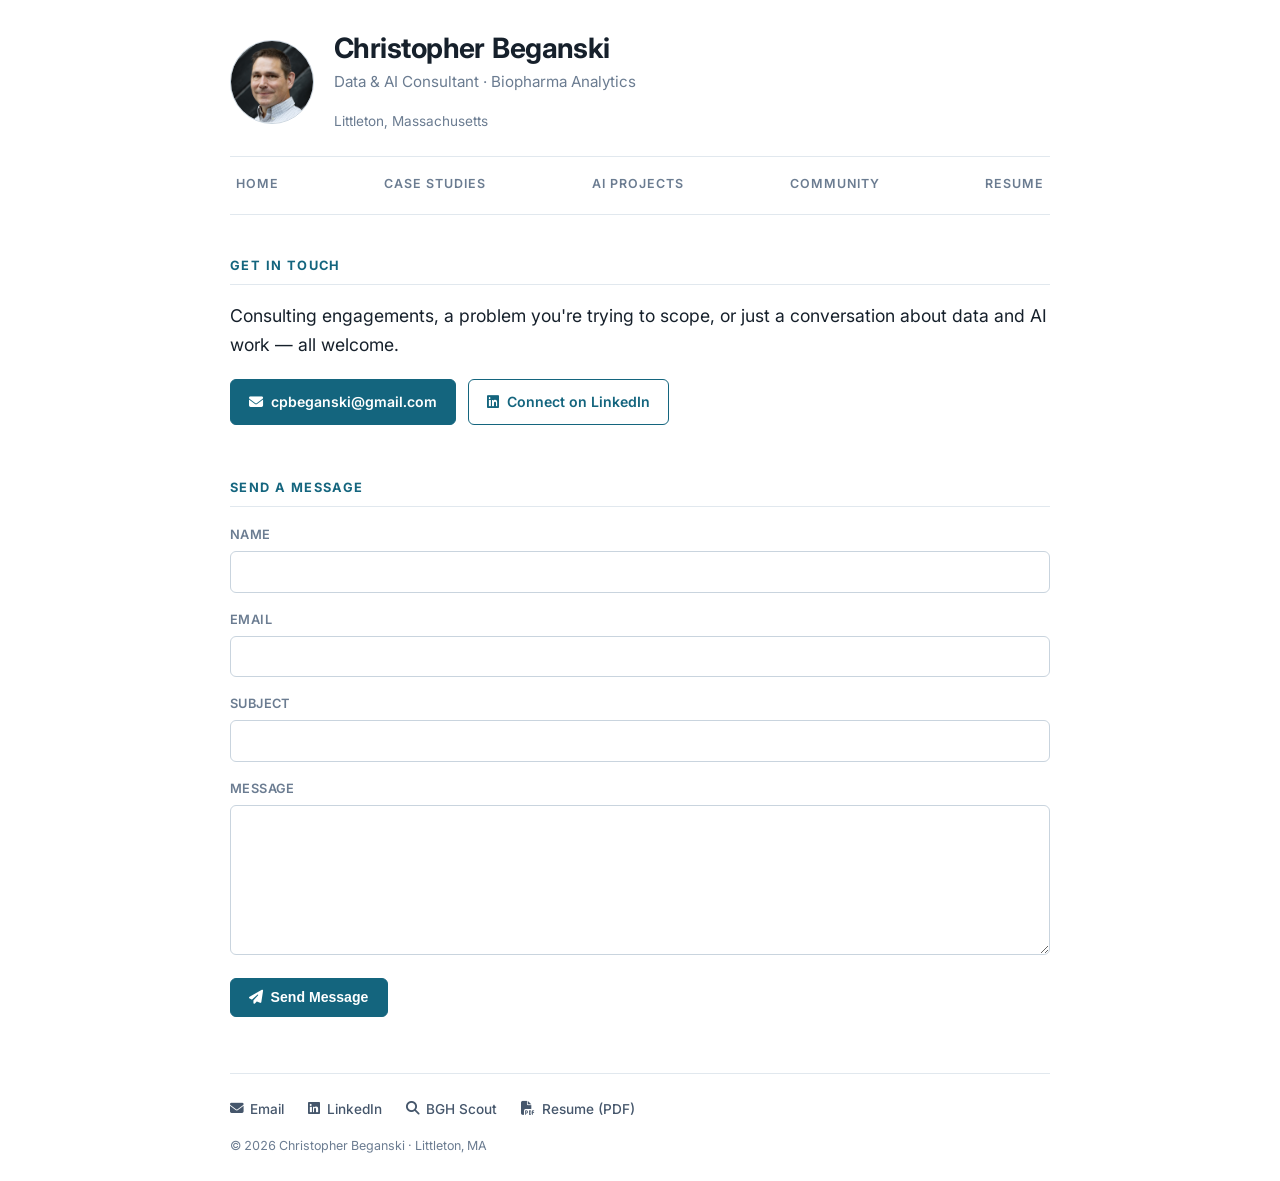
<file: contact.html>
<!DOCTYPE html>
<html lang="en">
<head>
    <meta charset="UTF-8">
    <meta name="viewport" content="width=device-width, initial-scale=1.0">
    <meta name="referrer" content="strict-origin-when-cross-origin">
    <title>Contact | Christopher Beganski</title>
    <meta name="description" content="Get in touch with Christopher Beganski about data and AI consulting work.">

    <link rel="preconnect" href="https://fonts.googleapis.com">
    <link rel="preconnect" href="https://fonts.gstatic.com" crossorigin>
    <link href="https://fonts.googleapis.com/css2?family=Inter:wght@400;500;600;700&display=swap" rel="stylesheet">
    <link rel="stylesheet" href="https://cdnjs.cloudflare.com/ajax/libs/font-awesome/6.5.1/css/all.min.css">
    <link rel="stylesheet" href="styles.css">

    <link rel="icon" href="data:image/svg+xml,<svg xmlns='http://www.w3.org/2000/svg' viewBox='0 0 100 100'><rect width='100' height='100' rx='16' fill='%2314657E'/><text x='50%25' y='63%25' font-family='Helvetica,Arial,sans-serif' font-weight='700' font-size='46' fill='%23FFFFFF' text-anchor='middle'>CB</text></svg>">
</head>
<body>
<div class="container">

    <header>
        <div class="header-content">
            <a href="index.html"><img src="headshot.jpg" alt="Christopher Beganski" class="profile-img"></a>
            <div class="header-text">
                <h1>Christopher Beganski</h1>
                <p class="subtitle">Data &amp; AI Consultant · Biopharma Analytics</p>
                <p class="location">Littleton, Massachusetts</p>
            </div>
        </div>
    </header>

    <nav class="work-nav">
        <a href="index.html">Home</a>
        <a href="case-studies.html">Case Studies</a>
        <a href="ai-projects.html">AI Projects</a>
        <a href="community.html">Community</a>
        <a href="Beganski_Christopher_Resume.pdf" target="_blank" rel="noopener noreferrer">Resume</a>
    </nav>

    <section id="reach">
        <h2>Get in Touch</h2>
        <p class="lede">Consulting engagements, a problem you're trying to scope, or just a conversation about data and AI work — all welcome.</p>
        <div class="btn-row" style="margin-top:1.25rem;">
            <a href="mailto:cpbeganski@gmail.com" class="btn"><i class="fa-solid fa-envelope"></i> cpbeganski@gmail.com</a>
            <a href="https://www.linkedin.com/in/chris-beganski/" target="_blank" rel="noopener noreferrer" class="btn btn-outline"><i class="fa-brands fa-linkedin"></i> Connect on LinkedIn</a>
        </div>

        <!-- =====================================================================
             SCHEDULING BUTTON — not yet active.
             Once your Calendly (or Google Appointment Schedule) link exists,
             uncomment the block below and paste the link into href.

        <div class="btn-row" style="margin-top:0.75rem;">
            <a href="PASTE_YOUR_SCHEDULING_LINK_HERE" target="_blank" rel="noopener noreferrer" class="btn btn-outline"><i class="fa-solid fa-calendar-days"></i> Schedule a Meeting</a>
        </div>
        ===================================================================== -->
    </section>

    <section id="form">
        <h2>Send a Message</h2>

        <!-- Submissions are delivered by Formspree to cpbeganski@gmail.com.
             Free plan allows 50 submissions per month. Manage at formspree.io. -->
        <form action="https://formspree.io/f/moeqylby" method="POST" class="contact-form">
            <div class="field">
                <label for="name">Name</label>
                <input type="text" id="name" name="name" autocomplete="name" required>
            </div>
            <div class="field">
                <label for="email">Email</label>
                <input type="email" id="email" name="email" autocomplete="email" required>
            </div>
            <div class="field">
                <label for="subject">Subject</label>
                <input type="text" id="subject" name="subject">
            </div>
            <div class="field">
                <label for="message">Message</label>
                <textarea id="message" name="message" required></textarea>
            </div>
            <div class="btn-row">
                <button type="submit" class="btn"><i class="fa-solid fa-paper-plane"></i> Send Message</button>
            </div>
        </form>
    </section>

    <footer>
        <div class="links">
            <a href="mailto:cpbeganski@gmail.com"><i class="fa-solid fa-envelope"></i> Email</a>
            <a href="https://www.linkedin.com/in/chris-beganski/" target="_blank" rel="noopener noreferrer"><i class="fa-brands fa-linkedin"></i> LinkedIn</a>
            <a href="https://www.bghscout.com" target="_blank" rel="noopener noreferrer"><i class="fa-solid fa-magnifying-glass"></i> BGH Scout</a>
            <a href="Beganski_Christopher_Resume.pdf" target="_blank" rel="noopener noreferrer"><i class="fa-solid fa-file-pdf"></i> Resume (PDF)</a>
        </div>
        <p class="colophon">&copy; 2026 Christopher Beganski · Littleton, MA</p>
    </footer>

</div>
</body>
</html>
</file>
<file: styles.css>
/* ==========================================================================
   Christopher Beganski — portfolio stylesheet
   Single shared stylesheet for all pages.
   ========================================================================== */

:root {
    color-scheme: light;

    /* Ink */
    --ink:        #16202B;  /* headings, strong text */
    --body:       #45566B;  /* body copy */
    --muted:      #6B7C91;  /* meta, captions */

    /* Surface */
    --paper:      #FFFFFF;
    --wash:       #F5F7F9;  /* section tint */
    --wash-deep:  #EDF1F5;

    /* Accent */
    --accent:     #14657E;
    --accent-dk:  #0E4A5D;
    --accent-wash:#E6F0F4;

    /* Line */
    --rule:       #E1E8EE;
    --rule-dk:    #C9D4DE;

    --maxw: 820px;
    --radius: 6px;
}

*, *::before, *::after { box-sizing: border-box; margin: 0; padding: 0; }

html {
    overflow-y: scroll;              /* stop layout shift between pages */
    scroll-behavior: smooth;
    -webkit-text-size-adjust: 100%;
}

body {
    background: var(--paper);
    color: var(--body);
    font-family: 'Inter', -apple-system, BlinkMacSystemFont, 'Segoe UI', Roboto, sans-serif;
    font-size: 1rem;
    line-height: 1.65;
    padding: 1.5rem;
    -webkit-font-smoothing: antialiased;
    font-variant-numeric: tabular-nums;
}

.container { max-width: var(--maxw); margin: 0 auto; }

/* ---------- Masthead ------------------------------------------------------ */

header { padding-top: 0.5rem; }

.header-content {
    display: flex;
    align-items: center;
    gap: 1.25rem;
}

.profile-img {
    width: 84px;
    height: 84px;
    border-radius: 50%;
    object-fit: cover;
    object-position: 50% 14%;        /* keep the face centred in the circle */
    border: 1px solid var(--rule-dk);
    flex-shrink: 0;
    display: block;
}

.header-text h1 {
    font-size: 1.75rem;
    line-height: 1.15;
    font-weight: 700;
    letter-spacing: -0.02em;
    color: var(--ink);
}

.header-text .subtitle {
    margin-top: 0.3rem;
    font-size: 0.95rem;
    color: var(--muted);
}

.header-text .location {
    margin-top: 0.15rem;
    font-size: 0.85rem;
    color: var(--muted);
}

/* ---------- Navigation ---------------------------------------------------- */

.work-nav {
    display: flex;
    justify-content: space-between;
    align-items: center;
    gap: 0.5rem;
    margin: 1.5rem 0 2.5rem;
    padding: 0.5rem 0;
    border-top: 1px solid var(--rule);
    border-bottom: 1px solid var(--rule);
}

.work-nav a {
    font-size: 0.78rem;
    font-weight: 600;
    text-transform: uppercase;
    letter-spacing: 0.08em;
    color: var(--muted);
    text-decoration: none;
    padding: 0.55rem 0.35rem;
    border-bottom: 2px solid transparent;
    transition: color 0.15s ease, border-color 0.15s ease;
    white-space: nowrap;
}

.work-nav a:hover,
.work-nav a:focus-visible { color: var(--accent); }

.work-nav a.active {
    color: var(--ink);
    border-bottom-color: var(--accent);
}

/* ---------- Sections ------------------------------------------------------ */

section { margin-bottom: 3.25rem; }

h2 {
    font-size: 0.8rem;
    font-weight: 700;
    text-transform: uppercase;
    letter-spacing: 0.11em;
    color: var(--accent);
    margin-bottom: 1.1rem;
    padding-bottom: 0.5rem;
    border-bottom: 1px solid var(--rule);
}

h3 {
    font-size: 1.12rem;
    font-weight: 650;
    line-height: 1.35;
    letter-spacing: -0.01em;
    color: var(--ink);
    margin-bottom: 0.4rem;
}

h4 {
    font-size: 0.95rem;
    font-weight: 650;
    color: var(--ink);
    margin-bottom: 0.3rem;
}

p { margin-bottom: 1rem; }
p:last-child { margin-bottom: 0; }

.lede {
    font-size: 1.1rem;
    line-height: 1.6;
    color: var(--ink);
}

a { color: var(--accent); }
a:hover { color: var(--accent-dk); }

strong { color: var(--ink); font-weight: 650; }

/* ---------- Stat strip ---------------------------------------------------- */

.stats {
    display: grid;
    grid-template-columns: repeat(auto-fit, minmax(150px, 1fr));
    gap: 1px;
    background: var(--rule);
    border: 1px solid var(--rule);
    border-radius: var(--radius);
    overflow: hidden;
}

.stat {
    background: var(--wash);
    padding: 1.1rem 1rem;
}

.stat .figure {
    display: block;
    font-size: 1.6rem;
    font-weight: 700;
    line-height: 1.1;
    letter-spacing: -0.03em;
    color: var(--ink);
}

.stat .label {
    display: block;
    margin-top: 0.35rem;
    font-size: 0.78rem;
    line-height: 1.4;
    color: var(--muted);
}

/* ---------- Work / project cards ------------------------------------------ */

.card {
    border: 1px solid var(--rule);
    border-radius: var(--radius);
    padding: 1.35rem 1.4rem;
    margin-bottom: 1rem;
    transition: border-color 0.15s ease, box-shadow 0.15s ease;
}

.card:hover {
    border-color: var(--rule-dk);
    box-shadow: 0 1px 3px rgba(22, 32, 43, 0.06);
}

.card.featured {
    border-left: 3px solid var(--accent);
    background: linear-gradient(to right, var(--wash), var(--paper) 55%);
}

.card-meta {
    font-size: 0.72rem;
    font-weight: 600;
    text-transform: uppercase;
    letter-spacing: 0.08em;
    color: var(--muted);
    margin-bottom: 0.5rem;
}

.card-meta .sep { color: var(--rule-dk); margin: 0 0.4rem; }

.card h3 a { text-decoration: none; color: var(--ink); }
.card h3 a:hover { color: var(--accent); }

.card p { font-size: 0.95rem; }

/* Outcome callout inside a card */
.outcome {
    margin-top: 0.9rem;
    padding: 0.7rem 0.9rem;
    background: var(--accent-wash);
    border-radius: 4px;
    font-size: 0.9rem;
    line-height: 1.5;
    color: var(--ink);
}

.outcome strong { font-weight: 700; }

/* Detail list used inside case studies */
ul.detail {
    list-style: none;
    margin: 0.9rem 0 0;
}

ul.detail li {
    position: relative;
    padding-left: 1.1rem;
    margin-bottom: 0.55rem;
    font-size: 0.95rem;
    line-height: 1.55;
}

ul.detail li:last-child { margin-bottom: 0; }

ul.detail li::before {
    content: "";
    position: absolute;
    left: 0;
    top: 0.62em;
    width: 5px;
    height: 5px;
    border-radius: 50%;
    background: var(--accent);
}

/* Stage list — numbered pipeline steps */
ol.stages {
    list-style: none;
    counter-reset: stage;
    margin: 1rem 0 0;
}

ol.stages li {
    counter-increment: stage;
    position: relative;
    padding-left: 2.1rem;
    margin-bottom: 0.8rem;
    font-size: 0.95rem;
    line-height: 1.55;
}

ol.stages li:last-child { margin-bottom: 0; }

ol.stages li::before {
    content: counter(stage);
    position: absolute;
    left: 0;
    top: 0.1em;
    width: 1.5rem;
    height: 1.5rem;
    border-radius: 50%;
    background: var(--accent);
    color: #fff;
    font-size: 0.75rem;
    font-weight: 700;
    display: flex;
    align-items: center;
    justify-content: center;
}

/* ---------- Skill / tool tags --------------------------------------------- */

.tag-group { margin-bottom: 1.4rem; }
.tag-group:last-child { margin-bottom: 0; }

.tags {
    display: flex;
    flex-wrap: wrap;
    gap: 0.4rem;
    margin-top: 0.5rem;
}

.tags span {
    font-size: 0.78rem;
    line-height: 1.4;
    color: var(--body);
    background: var(--wash);
    border: 1px solid var(--rule);
    border-radius: 100px;
    padding: 0.2rem 0.65rem;
}

/* ---------- Roles (experience list) --------------------------------------- */

.role {
    padding-bottom: 1.4rem;
    margin-bottom: 1.4rem;
    border-bottom: 1px solid var(--rule);
}

.role:last-child { border-bottom: 0; margin-bottom: 0; padding-bottom: 0; }

.role-head {
    display: flex;
    justify-content: space-between;
    align-items: baseline;
    gap: 1rem;
    flex-wrap: wrap;
    margin-bottom: 0.15rem;
}

.role .org { display: block; font-size: 0.9rem; color: var(--muted); }
.role-head .dates {
    font-size: 0.8rem;
    color: var(--muted);
    white-space: nowrap;
}

/* ---------- Buttons ------------------------------------------------------- */

.btn-row {
    display: flex;
    flex-wrap: wrap;
    gap: 0.75rem;
}

.btn {
    display: inline-flex;
    align-items: center;
    gap: 0.45rem;
    font-size: 0.88rem;
    font-weight: 600;
    text-decoration: none;
    padding: 0.65rem 1.15rem;
    border-radius: var(--radius);
    border: 1px solid var(--accent);
    background: var(--accent);
    color: #fff;
    transition: background 0.15s ease, border-color 0.15s ease, color 0.15s ease;
}

.btn:hover { background: var(--accent-dk); border-color: var(--accent-dk); color: #fff; }

.btn-outline {
    background: transparent;
    color: var(--accent);
}

.btn-outline:hover { background: var(--accent-wash); color: var(--accent-dk); }

/* ---------- Contact form -------------------------------------------------- */

.contact-form { display: grid; gap: 1rem; }

.field label {
    display: block;
    font-size: 0.8rem;
    font-weight: 600;
    letter-spacing: 0.03em;
    text-transform: uppercase;
    color: var(--muted);
    margin-bottom: 0.35rem;
}

.field input,
.field textarea {
    width: 100%;
    font-family: inherit;
    font-size: 0.95rem;
    color: var(--ink);
    background: var(--paper);
    border: 1px solid var(--rule-dk);
    border-radius: var(--radius);
    padding: 0.65rem 0.8rem;
    transition: border-color 0.15s ease, box-shadow 0.15s ease;
}

.field textarea { min-height: 150px; resize: vertical; }

.field input:focus,
.field textarea:focus {
    outline: none;
    border-color: var(--accent);
    box-shadow: 0 0 0 3px var(--accent-wash);
}

/* ---------- Notes / callouts ---------------------------------------------- */

.note {
    background: var(--wash);
    border-left: 3px solid var(--rule-dk);
    border-radius: 0 var(--radius) var(--radius) 0;
    padding: 0.9rem 1.1rem;
    font-size: 0.9rem;
    color: var(--muted);
}

/* ---------- Footer -------------------------------------------------------- */

footer {
    margin-top: 3.5rem;
    padding-top: 1.5rem;
    border-top: 1px solid var(--rule);
}

footer .links {
    display: flex;
    flex-wrap: wrap;
    gap: 0.5rem 1.5rem;
    margin-bottom: 1rem;
}

footer .links a {
    font-size: 0.85rem;
    font-weight: 500;
    text-decoration: none;
    color: var(--body);
    display: inline-flex;
    align-items: center;
    gap: 0.4rem;
}

footer .links a:hover { color: var(--accent); }

.colophon { font-size: 0.78rem; color: var(--muted); }

/* ---------- Focus visibility ---------------------------------------------- */

a:focus-visible,
button:focus-visible,
input:focus-visible,
textarea:focus-visible {
    outline: 2px solid var(--accent);
    outline-offset: 2px;
    border-radius: 2px;
}

/* ---------- Responsive ---------------------------------------------------- */

@media (max-width: 640px) {
    body { padding: 1rem; }

    .header-content { gap: 1rem; }
    .profile-img { width: 64px; height: 64px; }
    .header-text h1 { font-size: 1.4rem; }

    .work-nav {
        flex-wrap: wrap;
        justify-content: flex-start;
        gap: 0 1.1rem;
        margin: 1.25rem 0 2rem;
    }

    .work-nav a { padding: 0.45rem 0; font-size: 0.74rem; }

    .card { padding: 1.1rem; }
    .role-head .dates { width: 100%; }
    .btn-row .btn { flex: 1 1 auto; justify-content: center; }
}

@media (prefers-reduced-motion: reduce) {
    html { scroll-behavior: auto; }
    *, *::before, *::after { transition-duration: 0.01ms !important; }
}

/* ---------- Print --------------------------------------------------------- */

@media print {
    .work-nav, footer, .btn-row { display: none; }
    body { padding: 0; color: #000; }
}
</file>
